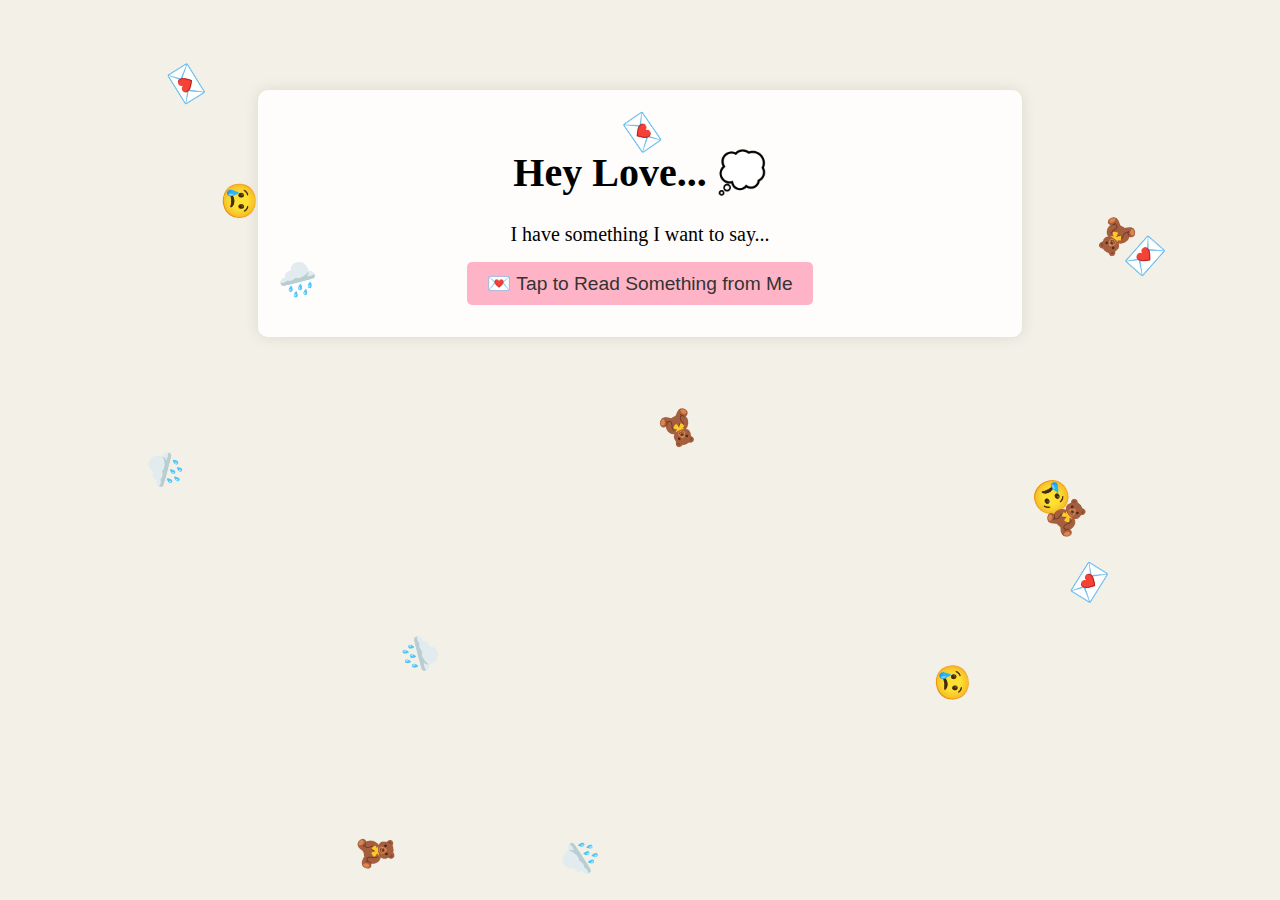
<file: index.html>
<!DOCTYPE html>
<html lang="en">
<head>
  <meta charset="UTF-8" />
  <meta name="viewport" content="width=device-width, initial-scale=1.0"/>
  <title>Hey...</title>
  <link rel="stylesheet" href="styles.css" />
</head>
<body class="newspaper-bg">
  <div class="container">
    <h1 class="headline">Hey Love... 💭</h1>
    <p class="lead-text">I have something I want to say...</p>
    <button class="start-button" onclick="startLetter()">💌 Tap to Read Something from Me</button>
    <div id="stickers-container"></div>
  </div>
  <script src="script.js"></script>
</body>
</html>
</file>
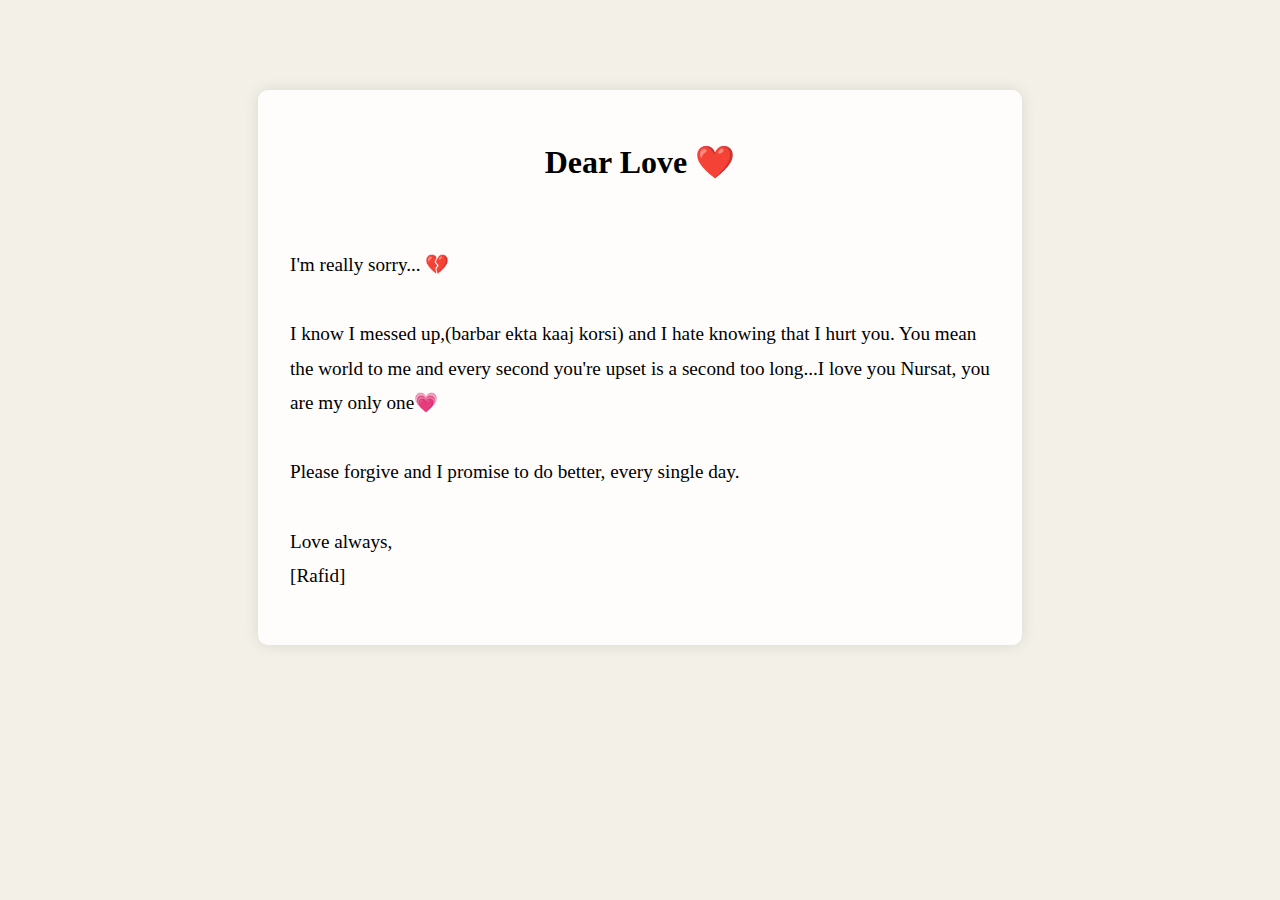
<file: letter.html>
<!DOCTYPE html>
<html lang="en">
<head>
  <meta charset="UTF-8" />
  <meta name="viewport" content="width=device-width, initial-scale=1.0"/>
  <title>My Letter to You</title>
  <link rel="stylesheet" href="styles.css" />
</head>
<body class="newspaper-bg">
  <div class="letter-container">
    <h1>Dear Love ❤️</h1>
    <p class="letter-text">
      I'm really sorry... 💔

      I know I messed up,(barbar ekta kaaj korsi) and I hate knowing that I hurt you. You mean the world to me and every second you're upset is a second too long...I love you Nursat, you are my only one💗

       Please forgive  and I promise to do better, every single day.

      Love always,  
      [Rafid]
    </p>
  </div>
</body>
</html>
</file>
<file: styles.css>
body {
  margin: 0;
  padding: 0;
  font-family: 'Georgia', serif;
  background-color: #f3f1e7;
}



.container, .letter-container {
  max-width: 700px;
  margin: 10vh auto;
  padding: 2rem;
  background: rgba(255, 255, 255, 0.85);
  border-radius: 10px;
  text-align: center;
  box-shadow: 0 0 15px rgba(0,0,0,0.1);
}

.headline {
  font-size: 2.5rem;
  font-weight: bold;
}

.lead-text {
  font-size: 1.25rem;
  margin: 1rem 0;
}

.start-button {
  font-size: 1.2rem;
  padding: 10px 20px;
  border: none;
  background-color: #ffb3c6;
  color: #333;
  border-radius: 5px;
  cursor: pointer;
  transition: transform 0.2s;
}

.start-button:hover {
  transform: scale(1.05);
}

.letter-text {
  font-size: 1.2rem;
  line-height: 1.8;
  white-space: pre-line;
  text-align: left;
  margin-top: 2rem;
}

#stickers-container div {
  position: absolute;
  font-size: 2rem;
  transition: transform 0.3s;
  user-select: none;
}
</file>
